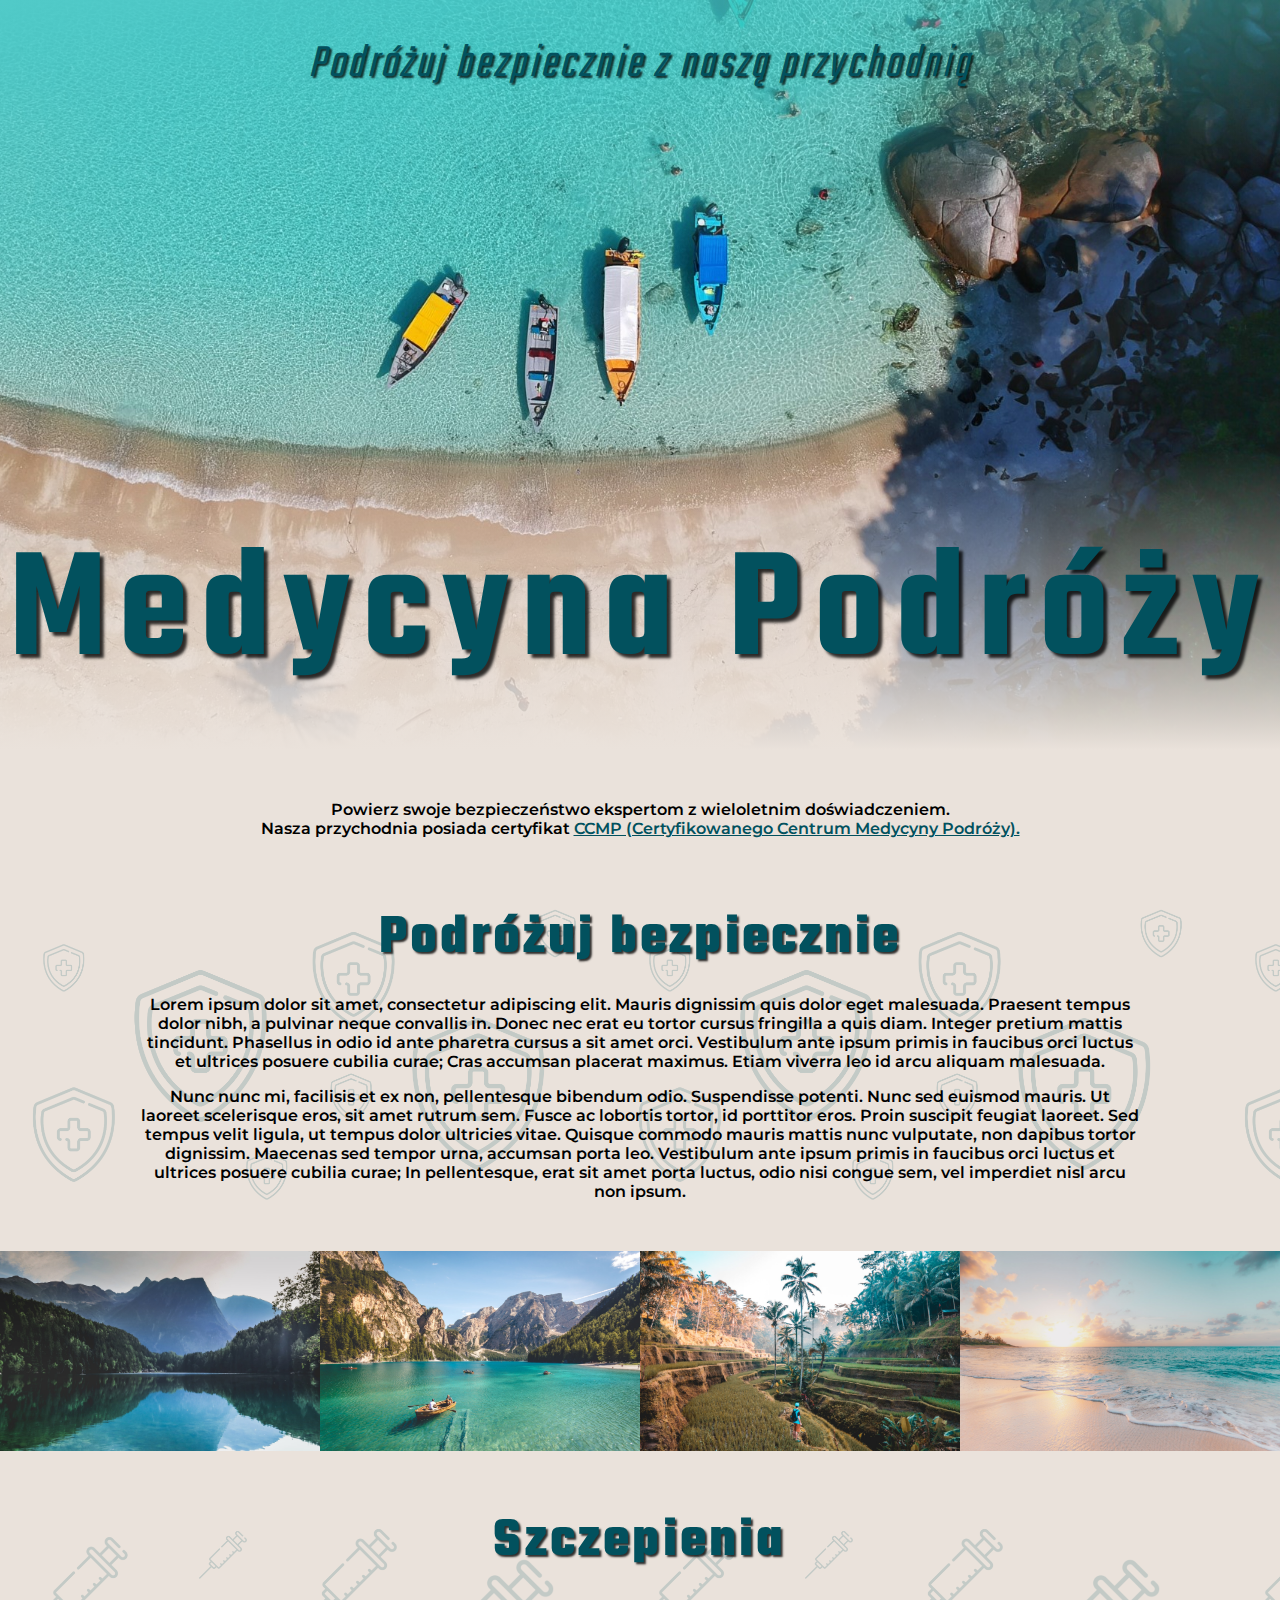
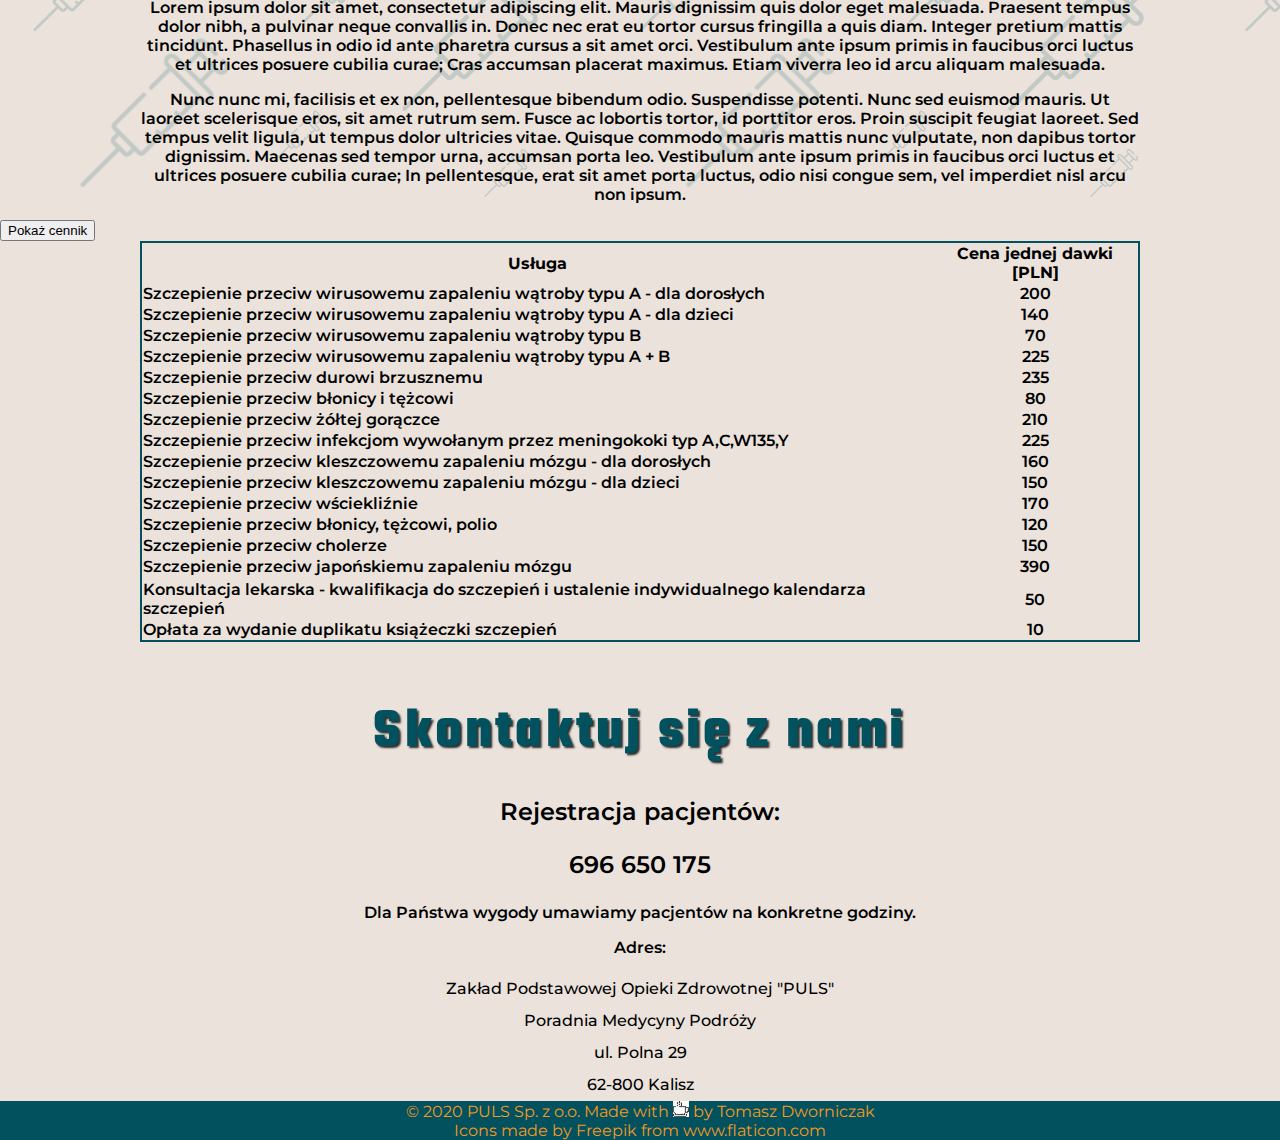
<file: index.html>
<!DOCTYPE html>
<html>
    <head lang="pl-PL">
        <meta charset="utf-8">
        <title>Medcyna Podróży - Szczepienia i Profilaktyka</title>
        <meta name="description" content="Strona Przychodni Medycyny Rodzinnej PULS poświęcona tematowi bezpiecznego podróżowania,
        szczepieniom oraz profilaktyce.">
        <link rel="stylesheet" href="css/stylesheet.css">
    </head>
    <body>
        <div class="navigation">
            <nav>
                <ul class="nav-bar">
                    <li><a href="#tips">Poradnik</a></li>
                    <li><a href="#offer">Szczepienia</a></li>
                    <li><a href="#contact">Kontakt</a></li>
                </ul>
            </nav>
        </div>
        <header class="main-header">
            <h1>Medycyna Podróży</h1>
            <h2 class="subtitle">Podróżuj bezpiecznie z naszą przychodnią</h2>
        </header>
        <p class="certificate" id="certificate">Powierz swoje bezpieczeństwo ekspertom z wieloletnim doświadczeniem.<br> Nasza przychodnia posiada certyfikat <a class="certificate-link" href="#certificate">CCMP (Certyfikowanego Centrum Medycyny Podróży).</a></p>
        <section class="container container-certificate" id="container-certificate">
            <img class="img-certificate" src="img/certificate.svg">
        </section>
        <section class="container container-tips">
            <div class="tips" id="tips">
                <h2>Podróżuj bezpiecznie</h2>
                <p>Lorem ipsum dolor sit amet, consectetur adipiscing elit. Mauris dignissim quis dolor eget malesuada. Praesent tempus dolor nibh, a pulvinar neque convallis in. Donec nec erat eu tortor cursus fringilla a quis diam. Integer pretium mattis tincidunt. Phasellus in odio id ante pharetra cursus a sit amet orci. Vestibulum ante ipsum primis in faucibus orci luctus et ultrices posuere cubilia curae; Cras accumsan placerat maximus. Etiam viverra leo id arcu aliquam malesuada.</p>
                <p>Nunc nunc mi, facilisis et ex non, pellentesque bibendum odio. Suspendisse potenti. Nunc sed euismod mauris. Ut laoreet scelerisque eros, sit amet rutrum sem. Fusce ac lobortis tortor, id porttitor eros. Proin suscipit feugiat laoreet. Sed tempus velit ligula, ut tempus dolor ultricies vitae. Quisque commodo mauris mattis nunc vulputate, non dapibus tortor dignissim. Maecenas sed tempor urna, accumsan porta leo. Vestibulum ante ipsum primis in faucibus orci luctus et ultrices posuere cubilia curae; In pellentesque, erat sit amet porta luctus, odio nisi congue sem, vel imperdiet nisl arcu non ipsum.</p>
            </div>
        </section>
        <section class="container container-images">
            <div class="images"></div>
            <div class="images"></div>
            <div class="images"></div>
            <div class="images"></div>            
        </section>
        <section class="container container-offer">
            <div class="offer" id="offer">
                <h2>Szczepienia</h2>
                <p>Lorem ipsum dolor sit amet, consectetur adipiscing elit. Mauris dignissim quis dolor eget malesuada. Praesent tempus dolor nibh, a pulvinar neque convallis in. Donec nec erat eu tortor cursus fringilla a quis diam. Integer pretium mattis tincidunt. Phasellus in odio id ante pharetra cursus a sit amet orci. Vestibulum ante ipsum primis in faucibus orci luctus et ultrices posuere cubilia curae; Cras accumsan placerat maximus. Etiam viverra leo id arcu aliquam malesuada.</p>
                <p>Nunc nunc mi, facilisis et ex non, pellentesque bibendum odio. Suspendisse potenti. Nunc sed euismod mauris. Ut laoreet scelerisque eros, sit amet rutrum sem. Fusce ac lobortis tortor, id porttitor eros. Proin suscipit feugiat laoreet. Sed tempus velit ligula, ut tempus dolor ultricies vitae. Quisque commodo mauris mattis nunc vulputate, non dapibus tortor dignissim. Maecenas sed tempor urna, accumsan porta leo. Vestibulum ante ipsum primis in faucibus orci luctus et ultrices posuere cubilia curae; In pellentesque, erat sit amet porta luctus, odio nisi congue sem, vel imperdiet nisl arcu non ipsum.</p>
            </div>
        </section>
        <button class="button-prices">Pokaż cennik</button>
        <section class="container container-table">
            <table class="table-prices">
                <tr>
                    <th>Usługa</th>
                    <th>Cena jednej dawki [PLN]</th>
                </tr>

                <tr> 
                    <td>Szczepienie przeciw wirusowemu zapaleniu wątroby typu A - dla dorosłych</td>
                    <td class="vax-price">200</td>
                </tr>
                
                <tr>  
                    <td>Szczepienie przeciw wirusowemu zapaleniu wątroby typu A - dla dzieci</td>      
                    <td class="vax-price">140</td>
                </tr>
                
                <tr> 
                    <td>Szczepienie przeciw wirusowemu zapaleniu wątroby typu B</td>
                    <td class="vax-price">70</td>
                </tr>
                
                <tr> 
                    <td>Szczepienie przeciw wirusowemu zapaleniu wątroby typu A + B</td>
                    <td class="vax-price">225</td>
                </tr>
                    
                <tr> 
                    <td>Szczepienie przeciw durowi brzusznemu</td>
                    <td class="vax-price">235</td>
                </tr>
                
                <tr> 
                    <td>Szczepienie przeciw błonicy i tężcowi</td>
                    <td class="vax-price">80</td>
                </tr>
                
                <tr> 
                    <td>Szczepienie przeciw żółtej gorączce</td>
                    <td class="vax-price">210</td>
                </tr>
                
                <tr> 
                    <td>Szczepienie przeciw infekcjom wywołanym przez meningokoki typ A,C,W135,Y</td>
                    <td class="vax-price">225</td>
                </tr>
                
                <tr> 
                    <td>Szczepienie przeciw kleszczowemu zapaleniu mózgu - dla dorosłych</td>
                    <td class="vax-price">160</td>
                </tr>
                
                <tr> 
                    <td>Szczepienie przeciw kleszczowemu zapaleniu mózgu - dla dzieci</td>
                    <td class="vax-price">150</td>
                </tr>
                
                <tr> 
                    <td>Szczepienie przeciw wściekliźnie</td>
                    <td class="vax-price">170</td>
                </tr>
                
                <tr> 
                    <td>Szczepienie przeciw błonicy, tężcowi, polio</td>
                    <td class="vax-price">120</td>
                </tr>
                
                <tr> 
                    <td>Szczepienie przeciw cholerze</td>
                    <td class="vax-price">150</td>
                </tr>
                
                <tr> 
                    <td>Szczepienie przeciw japońskiemu zapaleniu mózgu</td>
                    <td class="vax-price">390</td>
                </tr>
                
                <tr> 
                    <td></td>
                    <td></td>
                </tr>
                
                <tr> 
                    <td>Konsultacja lekarska - kwalifikacja do szczepień i ustalenie indywidualnego kalendarza szczepień</td>
                    <td class="vax-price">50</td>
                </tr>
                
                <tr> 
                    <td>Opłata za wydanie duplikatu książeczki szczepień</td>
                    <td class="vax-price">10</td>
                </tr>

            </table>
        </section>
        <section class="container container-contact">
            <div class="contact" id="contact">
                <h2>Skontaktuj się z nami</h2>
                <p class="register">Rejestracja pacjentów:</p>
                <p class="phone-num">696 650 175</p>
                <p>Dla Państwa wygody umawiamy pacjentów na konkretne godziny.</p>
                <p class="adress">Adres:</p>
                <ul class="adress-list">
                    <li>Zakład Podstawowej Opieki Zdrowotnej "PULS"</li>
                    <li>Poradnia Medycyny Podróży</li>
                    <li>ul. Polna 29</li>
                    <li>62-800 Kalisz</li>
                </ul>
            </div>
        </section>
        <footer class="main-footer">
            <span>&copy; 2020 PULS Sp. z o.o.</span>
            <span>Made with <img src="img/coffe-mug.jpg"> by <a href="https://github.com/dworniaczi" target="_blank">Tomasz Dworniczak</a>
            <div>Icons made by <a href="https://www.flaticon.com/authors/freepik" title="Freepik" target="_blank">Freepik</a> from <a href="https://www.flaticon.com/" title="Flaticon" target="_blank">www.flaticon.com</a></div>
            <script src="https://ajax.googleapis.com/ajax/libs/jquery/3.5.1/jquery.min.js"></script>
            <script src="js/app.js"></script>
        </footer>
    </body>
</html>
</file>
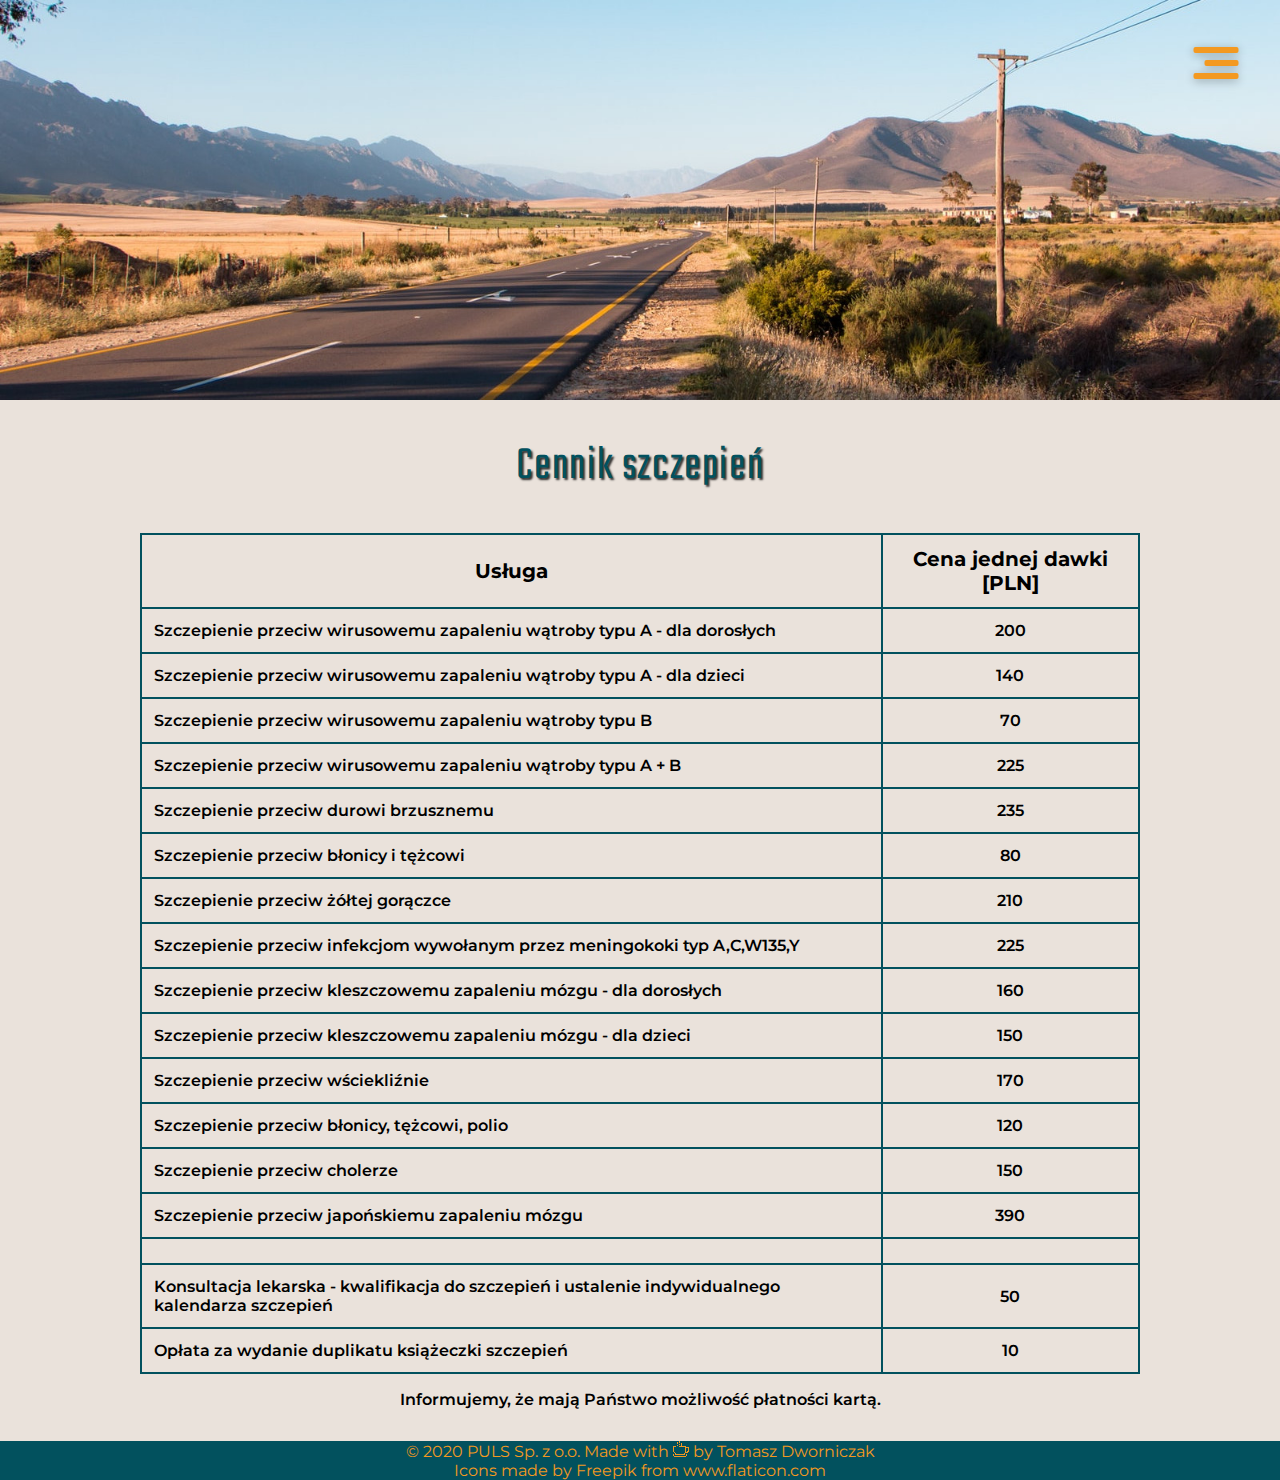
<file: offer.html>
<!DOCTYPE html>
<html>
    <head lang="pl-PL">
        <meta charset="utf-8">
        <title>Medcyna Podróży - Szczepienia i Profilaktyka</title>
        <meta name="description" content="Strona Przychodni Medycyny Rodzinnej PULS poświęcona tematowi bezpiecznego podróżowania,
        szczepieniom oraz profilaktyce.">
        <link rel="stylesheet" href="css/stylesheet.css">
    </head>
    <body>
        <div class="navigation">
            <nav>
                <ul class="nav-bar">
                    <li><a href="index.html">Strona główna</a></li>
                    <li><a href="tips.html">Poradnik</a></li>
                    <li><a href="vaccination.html">Szczepienia</a></li>
                    <li><a href="offer.html">Cennik</a></li>
                    <li><a href="index.html#contact">Kontakt</a></li>
                </ul>
            </nav>
        </div>
        <div class="btn not-active">
            <span></span>
            <span></span>
            <span></span>
          </div>
        <div class="top-photo offer-top-photo"></div>
        <p class="table-title">Cennik szczepień</p>
        <section class="container container-table">
            <table class="table-prices">
                <tr>
                    <th class="table-prices-header">Usługa</th>
                    <th class="table-prices-header">Cena jednej dawki [PLN]</th>
                </tr>

                <tr>
                    <td class="table-prices-content">Szczepienie przeciw wirusowemu zapaleniu wątroby typu A - dla dorosłych</td>
                    <td class="table-prices-content vax-price">200</td>
                </tr>

                <tr>
                    <td class="table-prices-content">Szczepienie przeciw wirusowemu zapaleniu wątroby typu A - dla dzieci</td>
                    <td class="table-prices-content vax-price">140</td>
                </tr>

                <tr>
                    <td class="table-prices-content">Szczepienie przeciw wirusowemu zapaleniu wątroby typu B</td>
                    <td class="table-prices-content vax-price">70</td>
                </tr>

                <tr>
                    <td class="table-prices-content">Szczepienie przeciw wirusowemu zapaleniu wątroby typu A + B</td>
                    <td class="table-prices-content vax-price">225</td>
                </tr>

                <tr>
                    <td class="table-prices-content">Szczepienie przeciw durowi brzusznemu</td>
                    <td class="table-prices-content vax-price">235</td>
                </tr>

                <tr>
                    <td class="table-prices-content">Szczepienie przeciw błonicy i tężcowi</td>
                    <td class="table-prices-content vax-price">80</td>
                </tr>

                <tr>
                    <td class="table-prices-content">Szczepienie przeciw żółtej gorączce</td>
                    <td class="table-prices-content vax-price">210</td>
                </tr>

                <tr>
                    <td class="table-prices-content">Szczepienie przeciw infekcjom wywołanym przez meningokoki typ A,C,W135,Y</td>
                    <td class="table-prices-content vax-price">225</td>
                </tr>

                <tr>
                    <td class="table-prices-content">Szczepienie przeciw kleszczowemu zapaleniu mózgu - dla dorosłych</td>
                    <td class="table-prices-content vax-price">160</td>
                </tr>

                <tr>
                    <td class="table-prices-content">Szczepienie przeciw kleszczowemu zapaleniu mózgu - dla dzieci</td>
                    <td class="table-prices-content vax-price">150</td>
                </tr>

                <tr>
                    <td class="table-prices-content">Szczepienie przeciw wściekliźnie</td>
                    <td class="table-prices-content vax-price">170</td>
                </tr>

                <tr>
                    <td class="table-prices-content">Szczepienie przeciw błonicy, tężcowi, polio</td>
                    <td class="table-prices-content vax-price">120</td>
                </tr>

                <tr>
                    <td class="table-prices-content">Szczepienie przeciw cholerze</td>
                    <td class="table-prices-content vax-price">150</td>
                </tr>

                <tr>
                    <td class="table-prices-content">Szczepienie przeciw japońskiemu zapaleniu mózgu</td>
                    <td class="table-prices-content vax-price">390</td>
                </tr>

                <tr>
                    <td class="table-prices-content"></td>
                    <td class="table-prices-content"></td>
                </tr>

                <tr>
                    <td class="table-prices-content">Konsultacja lekarska - kwalifikacja do szczepień i ustalenie indywidualnego kalendarza szczepień</td>
                    <td class="table-prices-content vax-price">50</td>
                </tr>

                <tr>
                    <td class="table-prices-content">Opłata za wydanie duplikatu książeczki szczepień</td>
                    <td class="table-prices-content vax-price">10</td>
                </tr>
            </table>
        </section>
        <p class="table-title-caption">Informujemy, że mają Państwo możliwość płatności kartą.</p>
        <footer class="main-footer">
            <span>&copy; 2020 PULS Sp. z o.o.</span>
            <span>Made with <img src="img/coffe-mug.png"> by <a href="https://github.com/dworniaczi" target="_blank">Tomasz Dworniczak</a></br>
            <span>Icons made by <a href="https://www.flaticon.com/authors/freepik" title="Freepik" target="_blank">Freepik</a> from <a href="https://www.flaticon.com/" title="Flaticon" target="_blank">www.flaticon.com</a></span>
            <script src="https://ajax.googleapis.com/ajax/libs/jquery/3.5.1/jquery.min.js"></script>
            <script src="js/app.js"></script>
        </footer>
    </body>
</html>
</file>
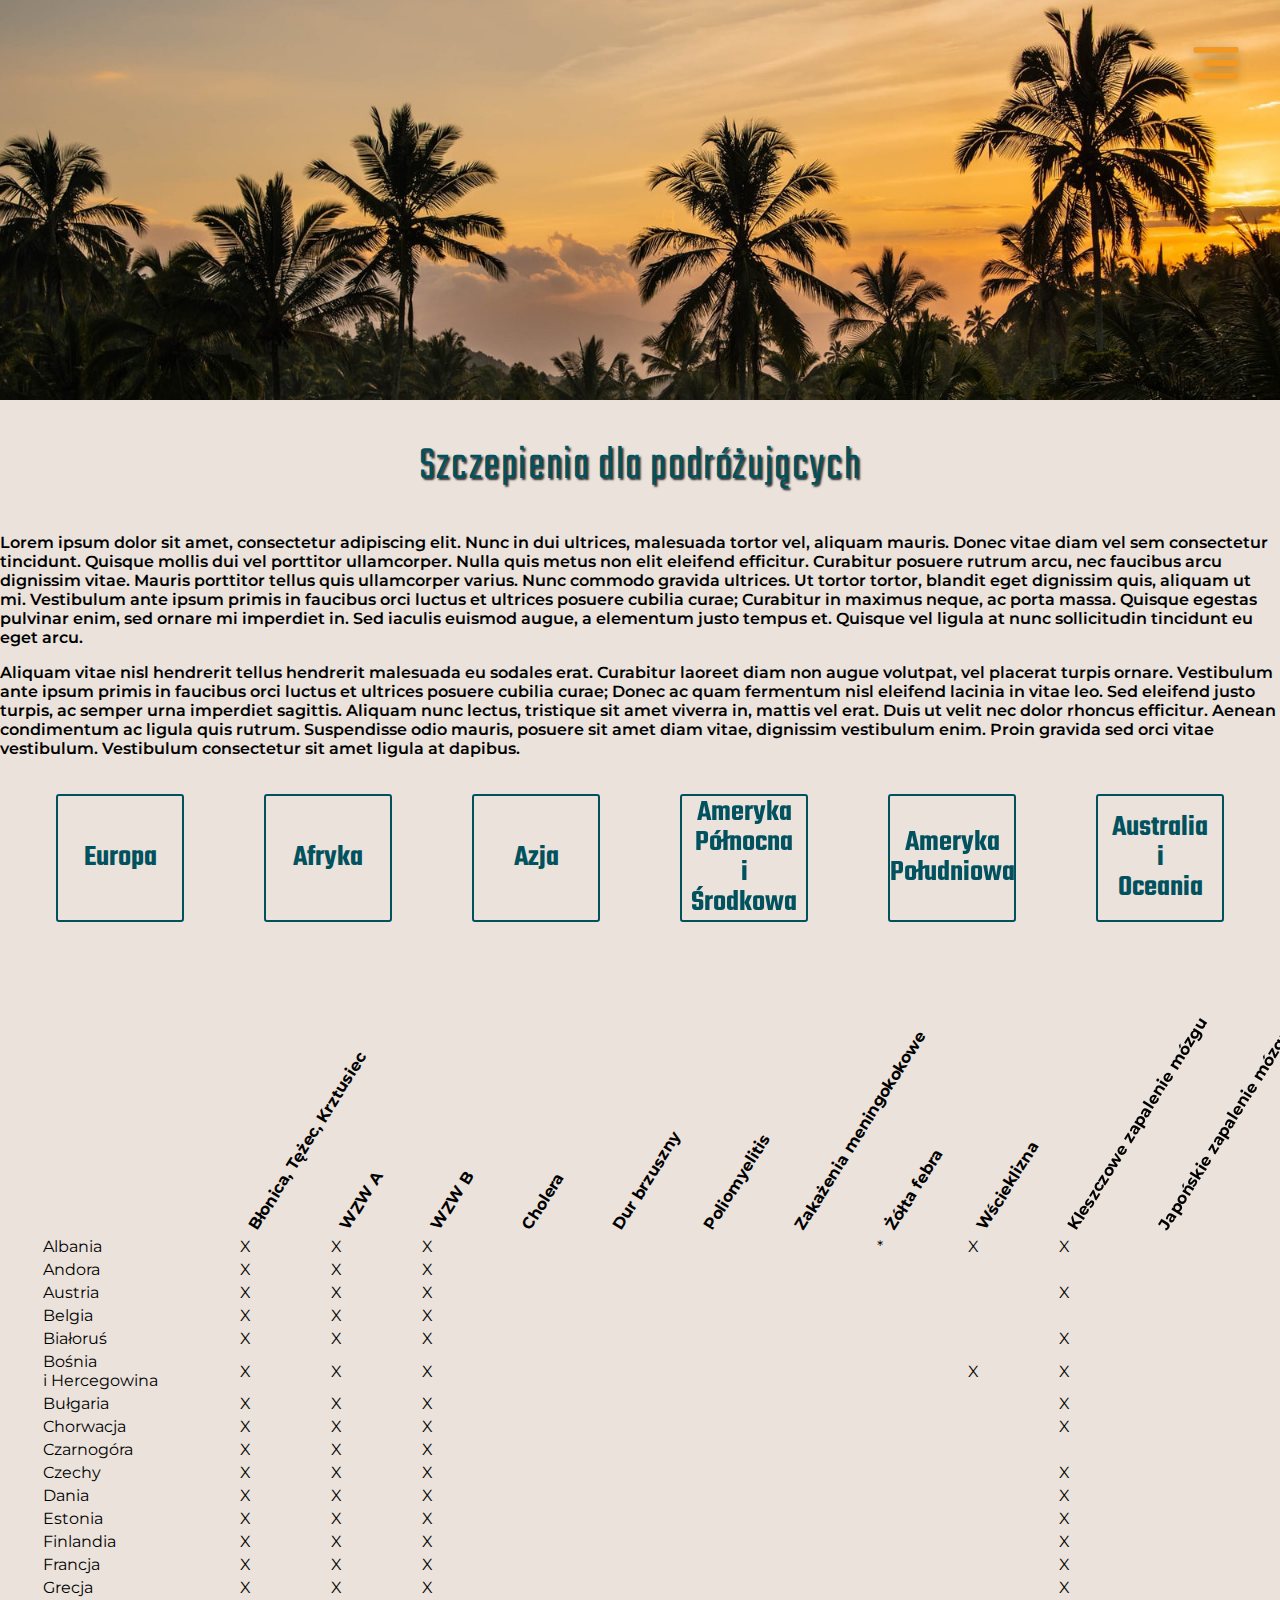
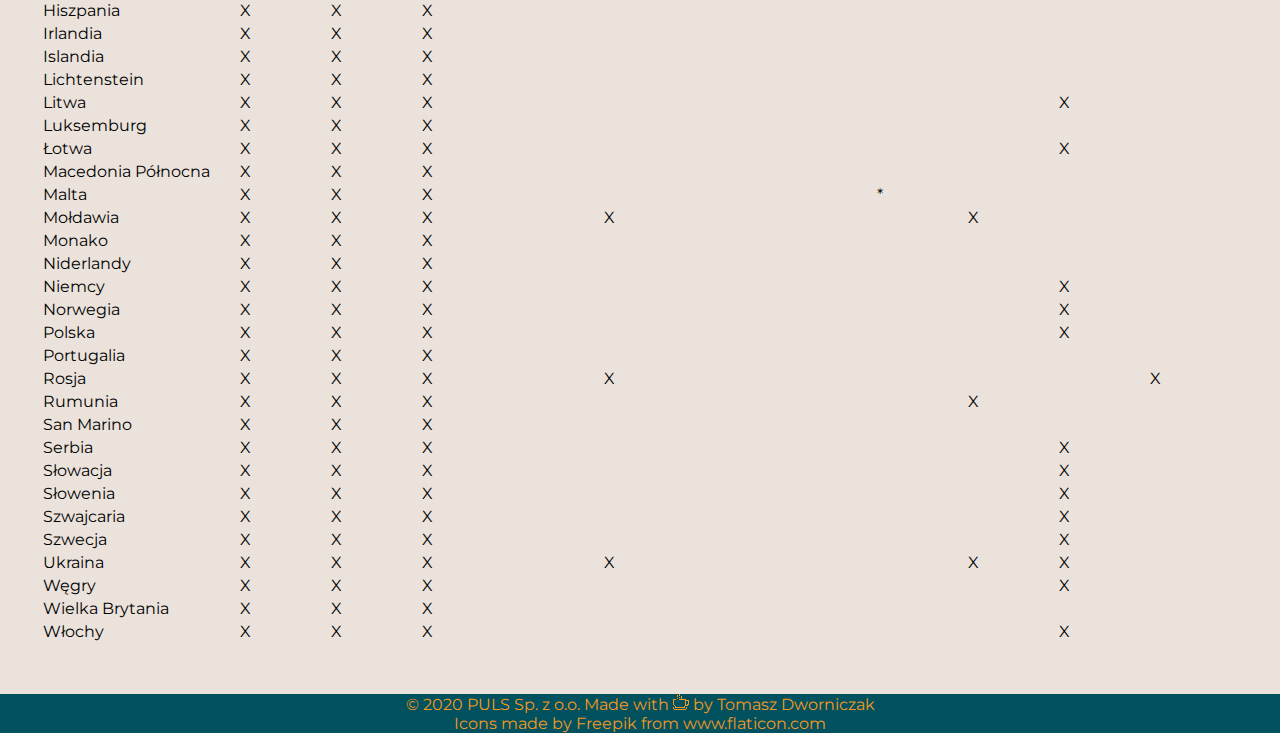
<file: vaccination.html>
<!DOCTYPE html>
<html>
    <head lang="pl-PL">
        <meta charset="utf-8">
        <title>Medcyna Podróży - Szczepienia i Profilaktyka</title>
        <meta name="description" content="Strona Przychodni Medycyny Rodzinnej PULS poświęcona tematowi bezpiecznego podróżowania,
        szczepieniom oraz profilaktyce.">
        <link rel="stylesheet" href="css/stylesheet.css">
    </head>
    <body>
        <div class="navigation">
            <nav>
                <ul class="nav-bar">
                    <li><a href="index.html">Strona główna</a></li>
                    <li><a href="tips.html">Poradnik</a></li>
                    <li><a href="vaccination.html">Szczepienia</a></li>
                    <li><a href="offer.html">Cennik</a></li>
                    <li><a href="index.html#contact">Kontakt</a></li>
                </ul>
            </nav>
        </div>
        <div class="btn not-active">
            <span></span>
            <span></span>
            <span></span>
          </div>
        <div class="top-photo vaccination-top-photo"></div>
        <p class="subpage-section-title">Szczepienia dla podróżujących</p>
        <p>Lorem ipsum dolor sit amet, consectetur adipiscing elit. Nunc in dui ultrices, malesuada tortor vel, aliquam mauris. Donec vitae diam vel sem consectetur tincidunt. Quisque mollis dui vel porttitor ullamcorper. Nulla quis metus non elit eleifend efficitur. Curabitur posuere rutrum arcu, nec faucibus arcu dignissim vitae. Mauris porttitor tellus quis ullamcorper varius. Nunc commodo gravida ultrices. Ut tortor tortor, blandit eget dignissim quis, aliquam ut mi. Vestibulum ante ipsum primis in faucibus orci luctus et ultrices posuere cubilia curae; Curabitur in maximus neque, ac porta massa. Quisque egestas pulvinar enim, sed ornare mi imperdiet in. Sed iaculis euismod augue, a elementum justo tempus et. Quisque vel ligula at nunc sollicitudin tincidunt eu eget arcu.</p>
        <p>Aliquam vitae nisl hendrerit tellus hendrerit malesuada eu sodales erat. Curabitur laoreet diam non augue volutpat, vel placerat turpis ornare. Vestibulum ante ipsum primis in faucibus orci luctus et ultrices posuere cubilia curae; Donec ac quam fermentum nisl eleifend lacinia in vitae leo. Sed eleifend justo turpis, ac semper urna imperdiet sagittis. Aliquam nunc lectus, tristique sit amet viverra in, mattis vel erat. Duis ut velit nec dolor rhoncus efficitur. Aenean condimentum ac ligula quis rutrum. Suspendisse odio mauris, posuere sit amet diam vitae, dignissim vestibulum enim. Proin gravida sed orci vitae vestibulum. Vestibulum consectetur sit amet ligula at dapibus.</p>
        <div class="tiles-container">
            <div class="cube">
                <div class="cube-face cube-face-front">
                    <p class="country">Europa</p>
                </div>
                <div class="cube-face cube-face-right"></div>
            </div>
            <div class="cube">
                <div class="cube-face cube-face-front">
                    <p class="country">Afryka</p>
                </div>
                <div class="cube-face cube-face-right"></div>
            </div>
            <div class="cube">
                <div class="cube-face cube-face-front">
                    <p class="country">Azja</p>
                </div>
                <div class="cube-face cube-face-right"></div>
            </div>
            <div class="cube">
                <div class="cube-face cube-face-front">
                    <p class="country">Ameryka Północna </br>i</br> Środkowa</p>
                </div>
                <div class="cube-face cube-face-right"></div>
            </div>
            <div class="cube">
                <div class="cube-face cube-face-front">
                    <p class="country">Ameryka Południowa</p>
                </div>
                <div class="cube-face cube-face-right"></div>
            </div>
            <div class="cube">
                <div class="cube-face cube-face-front">
                    <p class="country">Australia </br>i</br> Oceania</p>
                </div>
                <div class="cube-face cube-face-right"></div>
            </div>
        </div>
        <div class="vac-table-container">
            <table class="vac-table rotated-header">
                <thead>
                  <tr>
                    <th></th>
                    <th>
                        <div class="rotated-header-container">
                            <div class="rotated-header-content">Błonica, Tężec, Krztusiec</div>
                        </div>
                    </th>
                    <th>
                        <div class="rotated-header-container">
                            <div class="rotated-header-content">WZW A</div>
                        </div>
                    </th>
                    <th>
                        <div class="rotated-header-container">
                            <div class="rotated-header-content">WZW B</div>
                        </div>
                    </th>
                    <th>
                        <div class="rotated-header-container">
                            <div class="rotated-header-content">Cholera</div>
                        </div>
                    </th>
                    <th>
                        <div class="rotated-header-container">
                            <div class="rotated-header-content">Dur brzuszny</div>
                        </div>
                    </th>
                    <th>
                        <div class="rotated-header-container">
                            <div class="rotated-header-content">Poliomyelitis</div>
                        </div>
                    </th>
                    <th>
                        <div class="rotated-header-container">
                            <div class="rotated-header-content">Zakażenia meningokokowe</div>
                        </div>
                    </th>
                    <th>
                        <div class="rotated-header-container">
                            <div class="rotated-header-content">Żółta febra</div>
                        </div>
                    </th>
                    <th>
                        <div class="rotated-header-container">
                            <div class="rotated-header-content">Wścieklizna</div>
                        </div>
                    </th>
                    <th>
                        <div class="rotated-header-container">
                            <div class="rotated-header-content">Kleszczowe zapalenie mózgu</div>
                        </div>
                    </th>
                    <th>
                        <div class="rotated-header-container">
                            <div class="rotated-header-content">Japońskie zapalenie mózgu</div>
                        </div>
                    </th>
                    <!-- <th class="">WZW A</th>
                    <th class="">WZW B</th>
                    <th class="">Cholera</th>
                    <th class="">Dur brzuszny</th>
                    <th class="">Poliomyelitis</th>
                    <th class="">Zakażenia meningokokowe</th>
                    <th class="">Żółta febra</th>
                    <th class="">Wścieklizna</th>
                    <th class="">Kleszczowe zapalenie mózgu</th>
                    <th class="">Japońskie zapalenie mózgu</th> -->
                  </tr>
                </thead>
                <tbody>
                  <tr>
                    <td class="tg-0pky">Albania</td>
                    <td class="tg-0pky">X</td>
                    <td class="tg-0pky">X</td>
                    <td class="tg-0pky">X</td>
                    <td class="tg-0lax"></td>
                    <td class="tg-0pky"></td>
                    <td class="tg-0pky"></td>
                    <td class="tg-0pky"></td>
                    <td class="tg-0pky">*</td>
                    <td class="tg-0pky">X</td>
                    <td class="tg-0pky">X</td>
                    <td class="tg-0lax"></td>
                  </tr>
                  <tr>
                    <td class="tg-0pky">Andora</td>
                    <td class="tg-0pky">X</td>
                    <td class="tg-0pky">X</td>
                    <td class="tg-0pky">X</td>
                    <td class="tg-0lax"></td>
                    <td class="tg-0pky"></td>
                    <td class="tg-0pky"></td>
                    <td class="tg-0pky"></td>
                    <td class="tg-0pky"></td>
                    <td class="tg-0pky"></td>
                    <td class="tg-0pky"></td>
                    <td class="tg-0lax"></td>
                  </tr>
                  <tr>
                    <td class="tg-0pky">Austria</td>
                    <td class="tg-0pky">X</td>
                    <td class="tg-0pky">X</td>
                    <td class="tg-0pky">X</td>
                    <td class="tg-0lax"></td>
                    <td class="tg-0pky"></td>
                    <td class="tg-0pky"></td>
                    <td class="tg-0pky"></td>
                    <td class="tg-0pky"></td>
                    <td class="tg-0pky"></td>
                    <td class="tg-0pky">X</td>
                    <td class="tg-0lax"></td>
                  </tr>
                  <tr>
                    <td class="tg-0pky">Belgia</td>
                    <td class="tg-0pky">X</td>
                    <td class="tg-0pky">X</td>
                    <td class="tg-0pky">X</td>
                    <td class="tg-0lax"></td>
                    <td class="tg-0pky"></td>
                    <td class="tg-0pky"></td>
                    <td class="tg-0pky"></td>
                    <td class="tg-0pky"></td>
                    <td class="tg-0pky"></td>
                    <td class="tg-0pky"></td>
                    <td class="tg-0lax"></td>
                  </tr>
                  <tr>
                    <td class="tg-0pky">Białoruś</td>
                    <td class="tg-0pky">X</td>
                    <td class="tg-0pky">X</td>
                    <td class="tg-0pky">X</td>
                    <td class="tg-0lax"></td>
                    <td class="tg-0pky"></td>
                    <td class="tg-0pky"></td>
                    <td class="tg-0pky"></td>
                    <td class="tg-0pky"></td>
                    <td class="tg-0pky"></td>
                    <td class="tg-0pky">X</td>
                    <td class="tg-0lax"></td>
                  </tr>
                  <tr>
                    <td class="tg-0pky">Bośnia<br>i Hercegowina</td>
                    <td class="tg-0pky">X</td>
                    <td class="tg-0pky">X</td>
                    <td class="tg-0pky">X</td>
                    <td class="tg-0lax"></td>
                    <td class="tg-0pky"></td>
                    <td class="tg-0pky"></td>
                    <td class="tg-0pky"></td>
                    <td class="tg-0pky"></td>
                    <td class="tg-0pky">X</td>
                    <td class="tg-0pky">X</td>
                    <td class="tg-0lax"></td>
                  </tr>
                  <tr>
                    <td class="tg-0pky">Bułgaria</td>
                    <td class="tg-0pky">X</td>
                    <td class="tg-0pky">X</td>
                    <td class="tg-0pky">X</td>
                    <td class="tg-0lax"></td>
                    <td class="tg-0pky"></td>
                    <td class="tg-0pky"></td>
                    <td class="tg-0pky"></td>
                    <td class="tg-0pky"></td>
                    <td class="tg-0pky"></td>
                    <td class="tg-0pky">X</td>
                    <td class="tg-0lax"></td>
                  </tr>
                  <tr>
                    <td class="tg-0pky">Chorwacja</td>
                    <td class="tg-0pky">X</td>
                    <td class="tg-0pky">X</td>
                    <td class="tg-0pky">X</td>
                    <td class="tg-0lax"></td>
                    <td class="tg-0pky"></td>
                    <td class="tg-0pky"></td>
                    <td class="tg-0pky"></td>
                    <td class="tg-0pky"></td>
                    <td class="tg-0pky"></td>
                    <td class="tg-0pky">X</td>
                    <td class="tg-0lax"></td>
                  </tr>
                  <tr>
                    <td class="tg-0pky">Czarnogóra</td>
                    <td class="tg-0pky">X</td>
                    <td class="tg-0pky">X</td>
                    <td class="tg-0pky">X</td>
                    <td class="tg-0lax"></td>
                    <td class="tg-0pky"></td>
                    <td class="tg-0pky"></td>
                    <td class="tg-0pky"></td>
                    <td class="tg-0pky"></td>
                    <td class="tg-0pky"></td>
                    <td class="tg-0pky"></td>
                    <td class="tg-0lax"></td>
                  </tr>
                  <tr>
                    <td class="tg-0pky">Czechy</td>
                    <td class="tg-0pky">X</td>
                    <td class="tg-0pky">X</td>
                    <td class="tg-0pky">X</td>
                    <td class="tg-0lax"></td>
                    <td class="tg-0pky"></td>
                    <td class="tg-0pky"></td>
                    <td class="tg-0pky"></td>
                    <td class="tg-0pky"></td>
                    <td class="tg-0pky"></td>
                    <td class="tg-0pky">X</td>
                    <td class="tg-0lax"></td>
                  </tr>
                  <tr>
                    <td class="tg-0pky">Dania</td>
                    <td class="tg-0pky">X</td>
                    <td class="tg-0pky">X</td>
                    <td class="tg-0pky">X</td>
                    <td class="tg-0lax"></td>
                    <td class="tg-0pky"></td>
                    <td class="tg-0pky"></td>
                    <td class="tg-0pky"></td>
                    <td class="tg-0pky"></td>
                    <td class="tg-0pky"></td>
                    <td class="tg-0pky">X</td>
                    <td class="tg-0lax"></td>
                  </tr>
                  <tr>
                    <td class="tg-0pky">Estonia</td>
                    <td class="tg-0pky">X</td>
                    <td class="tg-0pky">X</td>
                    <td class="tg-0pky">X</td>
                    <td class="tg-0lax"></td>
                    <td class="tg-0pky"></td>
                    <td class="tg-0pky"></td>
                    <td class="tg-0pky"></td>
                    <td class="tg-0pky"></td>
                    <td class="tg-0pky"></td>
                    <td class="tg-0pky">X</td>
                    <td class="tg-0lax"></td>
                  </tr>
                  <tr>
                    <td class="tg-0pky">Finlandia</td>
                    <td class="tg-0pky">X</td>
                    <td class="tg-0pky">X</td>
                    <td class="tg-0pky">X</td>
                    <td class="tg-0lax"></td>
                    <td class="tg-0pky"></td>
                    <td class="tg-0pky"></td>
                    <td class="tg-0pky"></td>
                    <td class="tg-0pky"></td>
                    <td class="tg-0pky"></td>
                    <td class="tg-0pky">X</td>
                    <td class="tg-0lax"></td>
                  </tr>
                  <tr>
                    <td class="tg-0pky">Francja</td>
                    <td class="tg-0pky">X</td>
                    <td class="tg-0pky">X</td>
                    <td class="tg-0pky">X</td>
                    <td class="tg-0lax"></td>
                    <td class="tg-0pky"></td>
                    <td class="tg-0pky"></td>
                    <td class="tg-0pky"></td>
                    <td class="tg-0pky"></td>
                    <td class="tg-0pky"></td>
                    <td class="tg-0pky">X</td>
                    <td class="tg-0lax"></td>
                  </tr>
                  <tr>
                    <td class="tg-0pky">Grecja</td>
                    <td class="tg-0pky">X</td>
                    <td class="tg-0pky">X</td>
                    <td class="tg-0pky">X</td>
                    <td class="tg-0lax"></td>
                    <td class="tg-0pky"></td>
                    <td class="tg-0pky"></td>
                    <td class="tg-0pky"></td>
                    <td class="tg-0pky"></td>
                    <td class="tg-0pky"></td>
                    <td class="tg-0pky">X</td>
                    <td class="tg-0lax"></td>
                  </tr>
                  <tr>
                    <td class="tg-0pky">Hiszpania</td>
                    <td class="tg-0pky">X</td>
                    <td class="tg-0pky">X</td>
                    <td class="tg-0pky">X</td>
                    <td class="tg-0lax"></td>
                    <td class="tg-0pky"></td>
                    <td class="tg-0pky"></td>
                    <td class="tg-0pky"></td>
                    <td class="tg-0pky"></td>
                    <td class="tg-0pky"></td>
                    <td class="tg-0pky"></td>
                    <td class="tg-0lax"></td>
                  </tr>
                  <tr>
                    <td class="tg-0pky">Irlandia</td>
                    <td class="tg-0pky">X</td>
                    <td class="tg-0pky">X</td>
                    <td class="tg-0pky">X</td>
                    <td class="tg-0lax"></td>
                    <td class="tg-0pky"></td>
                    <td class="tg-0pky"></td>
                    <td class="tg-0pky"></td>
                    <td class="tg-0pky"></td>
                    <td class="tg-0pky"></td>
                    <td class="tg-0pky"></td>
                    <td class="tg-0lax"></td>
                  </tr>
                  <tr>
                    <td class="tg-0pky">Islandia</td>
                    <td class="tg-0pky">X</td>
                    <td class="tg-0pky">X</td>
                    <td class="tg-0pky">X</td>
                    <td class="tg-0lax"></td>
                    <td class="tg-0pky"></td>
                    <td class="tg-0pky"></td>
                    <td class="tg-0pky"></td>
                    <td class="tg-0pky"></td>
                    <td class="tg-0pky"></td>
                    <td class="tg-0pky"></td>
                    <td class="tg-0lax"></td>
                  </tr>
                  <tr>
                    <td class="tg-0pky">Lichtenstein</td>
                    <td class="tg-0pky">X</td>
                    <td class="tg-0pky">X</td>
                    <td class="tg-0pky">X</td>
                    <td class="tg-0lax"></td>
                    <td class="tg-0pky"></td>
                    <td class="tg-0pky"></td>
                    <td class="tg-0pky"></td>
                    <td class="tg-0pky"></td>
                    <td class="tg-0pky"></td>
                    <td class="tg-0pky"></td>
                    <td class="tg-0lax"></td>
                  </tr>
                  <tr>
                    <td class="tg-0pky">Litwa</td>
                    <td class="tg-0pky">X</td>
                    <td class="tg-0pky">X</td>
                    <td class="tg-0pky">X</td>
                    <td class="tg-0lax"></td>
                    <td class="tg-0pky"></td>
                    <td class="tg-0pky"></td>
                    <td class="tg-0pky"></td>
                    <td class="tg-0pky"></td>
                    <td class="tg-0pky"></td>
                    <td class="tg-0pky">X</td>
                    <td class="tg-0lax"></td>
                  </tr>
                  <tr>
                    <td class="tg-0pky">Luksemburg</td>
                    <td class="tg-0pky">X</td>
                    <td class="tg-0pky">X</td>
                    <td class="tg-0pky">X</td>
                    <td class="tg-0lax"></td>
                    <td class="tg-0pky"></td>
                    <td class="tg-0pky"></td>
                    <td class="tg-0pky"></td>
                    <td class="tg-0pky"></td>
                    <td class="tg-0pky"></td>
                    <td class="tg-0pky"></td>
                    <td class="tg-0lax"></td>
                  </tr>
                  <tr>
                    <td class="tg-0pky">Łotwa</td>
                    <td class="tg-0pky">X</td>
                    <td class="tg-0pky">X</td>
                    <td class="tg-0pky">X</td>
                    <td class="tg-0lax"></td>
                    <td class="tg-0pky"></td>
                    <td class="tg-0pky"></td>
                    <td class="tg-0pky"></td>
                    <td class="tg-0pky"></td>
                    <td class="tg-0pky"></td>
                    <td class="tg-0pky">X</td>
                    <td class="tg-0lax"></td>
                  </tr>
                  <tr>
                    <td class="tg-0pky">Macedonia Północna</td>
                    <td class="tg-0pky">X</td>
                    <td class="tg-0pky">X</td>
                    <td class="tg-0pky">X</td>
                    <td class="tg-0lax"></td>
                    <td class="tg-0pky"></td>
                    <td class="tg-0pky"></td>
                    <td class="tg-0pky"></td>
                    <td class="tg-0pky"></td>
                    <td class="tg-0pky"></td>
                    <td class="tg-0pky"></td>
                    <td class="tg-0lax"></td>
                  </tr>
                  <tr>
                    <td class="tg-0pky">Malta</td>
                    <td class="tg-0pky">X</td>
                    <td class="tg-0pky">X</td>
                    <td class="tg-0pky">X</td>
                    <td class="tg-0lax"></td>
                    <td class="tg-0pky"></td>
                    <td class="tg-0pky"></td>
                    <td class="tg-0pky"></td>
                    <td class="tg-0pky">*</td>
                    <td class="tg-0pky"></td>
                    <td class="tg-0pky"></td>
                    <td class="tg-0lax"></td>
                  </tr>
                  <tr>
                    <td class="tg-0pky">Mołdawia</td>
                    <td class="tg-0pky">X</td>
                    <td class="tg-0pky">X</td>
                    <td class="tg-0pky">X</td>
                    <td class="tg-0lax"></td>
                    <td class="tg-0pky">X</td>
                    <td class="tg-0pky"></td>
                    <td class="tg-0pky"></td>
                    <td class="tg-0pky"></td>
                    <td class="tg-0pky">X</td>
                    <td class="tg-0pky"></td>
                    <td class="tg-0lax"></td>
                  </tr>
                  <tr>
                    <td class="tg-0pky">Monako</td>
                    <td class="tg-0pky">X</td>
                    <td class="tg-0pky">X</td>
                    <td class="tg-0pky">X</td>
                    <td class="tg-0lax"></td>
                    <td class="tg-0pky"></td>
                    <td class="tg-0pky"></td>
                    <td class="tg-0pky"></td>
                    <td class="tg-0pky"></td>
                    <td class="tg-0pky"></td>
                    <td class="tg-0pky"></td>
                    <td class="tg-0lax"></td>
                  </tr>
                  <tr>
                    <td class="tg-0pky">Niderlandy</td>
                    <td class="tg-0pky">X</td>
                    <td class="tg-0pky">X</td>
                    <td class="tg-0pky">X</td>
                    <td class="tg-0lax"></td>
                    <td class="tg-0pky"></td>
                    <td class="tg-0pky"></td>
                    <td class="tg-0pky"></td>
                    <td class="tg-0pky"></td>
                    <td class="tg-0pky"></td>
                    <td class="tg-0pky"></td>
                    <td class="tg-0lax"></td>
                  </tr>
                  <tr>
                    <td class="tg-0pky">Niemcy</td>
                    <td class="tg-0pky">X</td>
                    <td class="tg-0pky">X</td>
                    <td class="tg-0pky">X</td>
                    <td class="tg-0lax"></td>
                    <td class="tg-0pky"></td>
                    <td class="tg-0pky"></td>
                    <td class="tg-0pky"></td>
                    <td class="tg-0pky"></td>
                    <td class="tg-0pky"></td>
                    <td class="tg-0pky">X</td>
                    <td class="tg-0lax"></td>
                  </tr>
                  <tr>
                    <td class="tg-0pky">Norwegia</td>
                    <td class="tg-0pky">X</td>
                    <td class="tg-0pky">X</td>
                    <td class="tg-0pky">X</td>
                    <td class="tg-0lax"></td>
                    <td class="tg-0pky"></td>
                    <td class="tg-0pky"></td>
                    <td class="tg-0pky"></td>
                    <td class="tg-0pky"></td>
                    <td class="tg-0pky"></td>
                    <td class="tg-0pky">X</td>
                    <td class="tg-0lax"></td>
                  </tr>
                  <tr>
                    <td class="tg-0pky">Polska</td>
                    <td class="tg-0pky">X</td>
                    <td class="tg-0pky">X</td>
                    <td class="tg-0pky">X</td>
                    <td class="tg-0lax"></td>
                    <td class="tg-0pky"></td>
                    <td class="tg-0pky"></td>
                    <td class="tg-0pky"></td>
                    <td class="tg-0pky"></td>
                    <td class="tg-0pky"></td>
                    <td class="tg-0pky">X</td>
                    <td class="tg-0lax"></td>
                  </tr>
                  <tr>
                    <td class="tg-0pky">Portugalia</td>
                    <td class="tg-0pky">X</td>
                    <td class="tg-0pky">X</td>
                    <td class="tg-0pky">X</td>
                    <td class="tg-0lax"></td>
                    <td class="tg-0pky"></td>
                    <td class="tg-0pky"></td>
                    <td class="tg-0pky"></td>
                    <td class="tg-0pky"></td>
                    <td class="tg-0pky"></td>
                    <td class="tg-0pky"></td>
                    <td class="tg-0lax"></td>
                  </tr>
                  <tr>
                    <td class="tg-0pky">Rosja</td>
                    <td class="tg-0pky">X</td>
                    <td class="tg-0pky">X</td>
                    <td class="tg-0pky">X</td>
                    <td class="tg-0lax"></td>
                    <td class="tg-0pky">X</td>
                    <td class="tg-0pky"></td>
                    <td class="tg-0pky"></td>
                    <td class="tg-0pky"></td>
                    <td class="tg-0pky"></td>
                    <td class="tg-0pky"></td>
                    <td class="tg-0lax">X</td>
                  </tr>
                  <tr>
                    <td class="tg-0pky">Rumunia</td>
                    <td class="tg-0pky">X</td>
                    <td class="tg-0pky">X</td>
                    <td class="tg-0pky">X</td>
                    <td class="tg-0lax"></td>
                    <td class="tg-0pky"></td>
                    <td class="tg-0pky"></td>
                    <td class="tg-0pky"></td>
                    <td class="tg-0pky"></td>
                    <td class="tg-0pky">X</td>
                    <td class="tg-0pky"></td>
                    <td class="tg-0lax"></td>
                  </tr>
                  <tr>
                    <td class="tg-0pky">San Marino</td>
                    <td class="tg-0pky">X</td>
                    <td class="tg-0pky">X</td>
                    <td class="tg-0pky">X</td>
                    <td class="tg-0lax"></td>
                    <td class="tg-0pky"></td>
                    <td class="tg-0pky"></td>
                    <td class="tg-0pky"></td>
                    <td class="tg-0pky"></td>
                    <td class="tg-0pky"></td>
                    <td class="tg-0pky"></td>
                    <td class="tg-0lax"></td>
                  </tr>
                  <tr>
                    <td class="tg-0pky">Serbia</td>
                    <td class="tg-0pky">X</td>
                    <td class="tg-0pky">X</td>
                    <td class="tg-0pky">X</td>
                    <td class="tg-0lax"></td>
                    <td class="tg-0pky"></td>
                    <td class="tg-0pky"></td>
                    <td class="tg-0pky"></td>
                    <td class="tg-0pky"></td>
                    <td class="tg-0pky"></td>
                    <td class="tg-0pky">X</td>
                    <td class="tg-0lax"></td>
                  </tr>
                  <tr>
                    <td class="tg-0pky">Słowacja</td>
                    <td class="tg-0pky">X</td>
                    <td class="tg-0pky">X</td>
                    <td class="tg-0pky">X</td>
                    <td class="tg-0lax"></td>
                    <td class="tg-0pky"></td>
                    <td class="tg-0pky"></td>
                    <td class="tg-0pky"></td>
                    <td class="tg-0pky"></td>
                    <td class="tg-0pky"></td>
                    <td class="tg-0pky">X</td>
                    <td class="tg-0lax"></td>
                  </tr>
                  <tr>
                    <td class="tg-0pky">Słowenia</td>
                    <td class="tg-0pky">X</td>
                    <td class="tg-0pky">X</td>
                    <td class="tg-0pky">X</td>
                    <td class="tg-0lax"></td>
                    <td class="tg-0pky"></td>
                    <td class="tg-0pky"></td>
                    <td class="tg-0pky"></td>
                    <td class="tg-0pky"></td>
                    <td class="tg-0pky"></td>
                    <td class="tg-0pky">X</td>
                    <td class="tg-0lax"></td>
                  </tr>
                  <tr>
                    <td class="tg-0pky">Szwajcaria</td>
                    <td class="tg-0pky">X</td>
                    <td class="tg-0pky">X</td>
                    <td class="tg-0pky">X</td>
                    <td class="tg-0lax"></td>
                    <td class="tg-0pky"></td>
                    <td class="tg-0pky"></td>
                    <td class="tg-0pky"></td>
                    <td class="tg-0pky"></td>
                    <td class="tg-0pky"></td>
                    <td class="tg-0pky">X</td>
                    <td class="tg-0lax"></td>
                  </tr>
                  <tr>
                    <td class="tg-0pky">Szwecja</td>
                    <td class="tg-0pky">X</td>
                    <td class="tg-0pky">X</td>
                    <td class="tg-0pky">X</td>
                    <td class="tg-0lax"></td>
                    <td class="tg-0pky"></td>
                    <td class="tg-0pky"></td>
                    <td class="tg-0pky"></td>
                    <td class="tg-0pky"></td>
                    <td class="tg-0pky"></td>
                    <td class="tg-0pky">X</td>
                    <td class="tg-0lax"></td>
                  </tr>
                  <tr>
                    <td class="tg-0pky">Ukraina</td>
                    <td class="tg-0pky">X</td>
                    <td class="tg-0pky">X</td>
                    <td class="tg-0pky">X</td>
                    <td class="tg-0lax"></td>
                    <td class="tg-0pky">X</td>
                    <td class="tg-0pky"></td>
                    <td class="tg-0pky"></td>
                    <td class="tg-0pky"></td>
                    <td class="tg-0pky">X</td>
                    <td class="tg-0pky">X</td>
                    <td class="tg-0lax"></td>
                  </tr>
                  <tr>
                    <td class="tg-0pky">Węgry</td>
                    <td class="tg-0pky">X</td>
                    <td class="tg-0pky">X</td>
                    <td class="tg-0pky">X</td>
                    <td class="tg-0lax"></td>
                    <td class="tg-0pky"></td>
                    <td class="tg-0pky"></td>
                    <td class="tg-0pky"></td>
                    <td class="tg-0pky"></td>
                    <td class="tg-0pky"></td>
                    <td class="tg-0pky">X</td>
                    <td class="tg-0lax"></td>
                  </tr>
                  <tr>
                    <td class="tg-0pky">Wielka Brytania</td>
                    <td class="tg-0pky">X</td>
                    <td class="tg-0pky">X</td>
                    <td class="tg-0pky">X</td>
                    <td class="tg-0lax"></td>
                    <td class="tg-0pky"></td>
                    <td class="tg-0pky"></td>
                    <td class="tg-0pky"></td>
                    <td class="tg-0pky"></td>
                    <td class="tg-0pky"></td>
                    <td class="tg-0pky"></td>
                    <td class="tg-0lax"></td>
                  </tr>
                  <tr>
                    <td class="tg-0pky">Włochy</td>
                    <td class="tg-0pky">X</td>
                    <td class="tg-0pky">X</td>
                    <td class="tg-0pky">X</td>
                    <td class="tg-0lax"></td>
                    <td class="tg-0pky"></td>
                    <td class="tg-0pky"></td>
                    <td class="tg-0pky"></td>
                    <td class="tg-0pky"></td>
                    <td class="tg-0pky"></td>
                    <td class="tg-0pky">X</td>
                    <td class="tg-0lax"></td>
                  </tr>
                </tbody>
                </table>
        </div>
        <footer class="main-footer">
            <span>&copy; 2020 PULS Sp. z o.o.</span>
            <span>Made with <img src="img/coffe-mug.png"> by <a href="https://github.com/dworniaczi" target="_blank">Tomasz Dworniczak</a></br>
            <span>Icons made by <a href="https://www.flaticon.com/authors/freepik" title="Freepik" target="_blank">Freepik</a> from <a href="https://www.flaticon.com/" title="Flaticon" target="_blank">www.flaticon.com</a></span>
            <script src="https://ajax.googleapis.com/ajax/libs/jquery/3.5.1/jquery.min.js"></script>
            <script src="js/app.js"></script>
        </footer>
    </body>
</html>
</file>
<file: css/stylesheet.css>
/* Web Fonts -------------- */
@import url('https://fonts.googleapis.com/css2?family=Teko&display=swap');
@import url('https://fonts.googleapis.com/css2?family=Montserrat&display=swap');

/* Universal Selectors ------------ */
* {
    box-sizing: border-box;
}

/* Class Selectors -------------- */
.main-header {
    height: 750px;
    background:
                linear-gradient(-190deg, #51cac8, transparent 40%),
                linear-gradient(0deg, #eae2db, transparent 40%),
                url("../img/main-header-photo-beach.jpg") no-repeat center;
    background-size: cover;
    position: relative;
}

.main-header,
.subtitle,
.tips,
.offer,
.contact,
.main-footer {
    text-align: center;
}

.subtitle {
    padding-top: 30px;
    font-size: 3rem;
    font-family: "Teko";
    font-weight: 300;
    font-style: italic;
}

.navigation {
    display: none;
    position: fixed;
    top: 0;
    z-index: 1;
    width: 100%;
    background-color: #02515E;
    text-align: center;
}

.nav-bar li {
    display: inline-block;
    padding: 5px 0px;
    margin: 0px 70px;
}

.nav-bar li a {
    text-decoration: none;
    font-family: "Montserrat";
    font-size: 1.1rem;
    font-weight: 600;
    color: #f39921;
}

.nav-bar li a:hover {
    color: #3FAFB0;
}

.hamburger-icon {
    position: fixed;
    top: 40px;
    right: 50px;
    z-index: 1;
    height: 45px;
    width: 45px;
    background-image: url("../img/menu.png");
    background-repeat: no-repeat;
}

.main-footer {
    font-family: "Montserrat";
    background-color:  #02515E;
    color: #f39921;
}

.main-footer a {
    text-decoration: none;
    color:  #f39921;
}

.main-footer a:hover {
    color:  #3FAFB0;
}

.certificate {
    margin-top: 0;
    margin-bottom: 0;
    font-family: "Montserrat";
    font-weight: 600;
    font-size: 1rem;
    text-align: center;
    padding-top: 50px;
    padding-bottom: 60px;
}

@media (min-width: 1920px) {
    .certificate {
        padding-bottom: 120px;
    }
}

.register,
.phone-num,
.address {
    font-size: 1.5rem;
}

.adress-list {
    font-family: "Montserrat";
    font-size: 1rem;
    font-weight: 500;
    list-style: none;
    line-height: 2rem;
}

.tips {
    width: 1000px;
    margin-left: auto;
    margin-right: auto;
}


.container {
    width: 100%;
}

.container-tips {
    background-image: url("../img/shield-background.png");
    background-size: contain;
}

.offer {
    width: 1000px;
    margin-left: auto;
    margin-right: auto;
}

.container-offer {
    background-image: url("../img/syringe-background.png");
    background-size: contain;
}

.table-prices {
    font-family: "Montserrat";
    font-weight: 600;
    font-size: 1rem;
    width: 1000px;
    margin-left: auto;
    margin-right: auto;
}

.vax-price {
    text-align: center;
}

.container-contact {
    padding-top: 50px;
}

.container-certificate {
    display: none;
    padding-bottom: 80px;
}

.img-certificate {
    display: block;
    margin-left: auto;
    margin-right: auto;
}

.certificate-link {
    text-decoration: underline;
    color: #02515E;
    cursor: pointer;
}

.container-images {
    height: 200px;
    margin-top: 50px;
    margin-bottom: 50px;
}

.images {
    height: 100%;
    width: 25%;
    float: left;
    background-size: cover;
}

@media (min-width: 1600px) {
    .images {
        height: 100%;
    }
    .container-images {
        height: 250px;
    }
}

.container-images .images:nth-child(1) {
    background-image: url("../img/austria-lake-photo.jpg");
}

.container-images .images:nth-child(2) {
    background-image: url("../img/italy-sea-photo.jpg");
}

.container-images .images:nth-child(3) {
    background-image: url("../img/bali-palmtree-photo.jpg");
}

.container-images .images:nth-child(4) {
    background-image: url("../img/usa-nortshore-photo.jpg");
}

.top-photo {
    height: 400px;
    width: 100%;
    background-size: cover;
    background-repeat: no-repeat;
    background-position: center;
}

.tips-top-photo {
    background-image: url("../img/house-on-lake-photo.jpg");
    background-position: right;
}

.vaccination-top-photo {
    background-image: url("../img/sunset-palmtrees-photo.jpg");
}

.offer-top-photo {
    background-image: url("../img/african-road-photo.jpg");
}

.subpage-section-title {
    text-align: center;
    font-size: 3rem;
    font-family: "Teko";
    font-weight: 300;
    color: #02515E;
    text-shadow: 2px 2px 2px rgba(0, 0, 0, 0.8);
    letter-spacing: 0.1rem;
    margin: 32px;
}

.table-title {
    text-align: center;
    font-size: 3rem;
    font-family: "Teko";
    font-weight: 300;
    color: #02515E;
    text-shadow: 2px 2px 2px rgba(0, 0, 0, 0.8);
    letter-spacing: 0.1rem;
    margin: 32px;
}

.table-title-caption {
    text-align: center;
    margin-top: 16px;
    margin-bottom: 32px;
}

/* Menu button style and animation */

.btn {
    position: fixed;
    top: 9%;
    left: 95%;
    transform: translate(-50%, -50%);
    width: 45px;
    cursor: pointer;
}

.btn span {
    display: block;
    width: 100%;
    box-shadow: 0 2px 10px 0 rgba(0,0,0,0.3);
    border-radius: 2px;
    height: 6px;
    background: #f39921;
    transition: all .3s;
    position: relative;
    float: left;
}

.btn span:nth-child(2) {
    width: 75%;
    float: right;
}

span + span {
    margin-top: 7px;
}

.active span:nth-child(1) {
    animation: ease .7s top forwards;
}

.not-active span:nth-child(1) {
    animation: ease .7s top-2 forwards;
}

.active span:nth-child(2) {
    animation: ease .7s scaled forwards;
}

.not-active span:nth-child(2) {
    animation: ease .7s scaled-2 forwards;
}

.active span:nth-child(3) {
    animation: ease .7s bottom forwards;
}

.not-active span:nth-child(3) {
    animation: ease .7s bottom-2 forwards;
}

@keyframes top {
    0% {
      top: 0;
      transform: rotate(0);
    }
    50% {
      top: 16px;
      transform: rotate(0);
    }
    100% {
      top: 16px;
      transform: rotate(45deg);
    }
}

  @keyframes top-2 {
    0% {
      top: 14px;
      transform: rotate(45deg);
    }
    50% {
      top: 14px;
      transform: rotate(0deg);
    }
    100% {
      top: 0;
      transform: rotate(0deg);
    }
  }

  @keyframes bottom {
    0% {
      bottom: 0;
      transform: rotate(0);
    }
    50% {
      bottom: 10px;
      transform: rotate(0);
    }
    100% {
      bottom: 10px;
      transform: rotate(135deg);
    }
  }

  @keyframes bottom-2 {
    0% {
      bottom: 10px;
      transform: rotate(135deg);
    }
    50% {
      bottom: 10px;
      transform: rotate(0);
    }
    100% {
      bottom: 0;
      transform: rotate(0);
    }
  }

  @keyframes scaled {
    50% {
      transform: scale(0);
    }
    100% {
      transform: scale(0);
    }
  }

  @keyframes scaled-2 {
    0% {
      transform: scale(0);
    }
    50% {
      transform: scale(0);
    }
    100% {
      transform: scale(1);
    }
  }

  @media (min-width: 1920px) {
      .btn {
          top: 7%;
      }
  }

  @media (min-width: 1600px) {
      .btn {
          top: 7,5%;
      }
  }

  @media (max-width: 768px) {
      .btn {
          top: 6%;
      }
  }

  @media (max-width: 1440px) {
    .btn {
        top: 7%;
    }
}

/* End of menu button style and animation */

.tiles-container {
    width: 100%;
    display: flex;
    align-items: center;
    justify-content: center;
}

.cube {
    width: 128px;
    height: 128px;
    position: relative;
    transform-style: preserve-3d;
    transform: translateZ(-64px);
    transition: transform 0.7s;
    cursor: pointer;
    margin: 20px 40px;
}

.cube.show-front  { transform: translateZ(-64px) rotateY(   0deg); }
.cube.show-right  { transform: translateZ(-64px) rotateY( -90deg); }

.cube-face {
    position: absolute;
    width: 128px;
    height: 128px;
    background-color:  #eae2db;
    border: 2px solid #02515E;
    border-radius: 3px;
    display: flex;
    justify-content: center;
    align-items: center;
    background-size: 90%;
    background-repeat: no-repeat;
    background-position: center;
}

.cube:nth-child(1) .cube-face-right:nth-child(2) {
    background-image: url("../img/europe-hover.png");

}

.cube:nth-child(2) .cube-face-right:nth-child(2) {
    background-image: url("../img/africa-hover.png");
}

.cube:nth-child(3) .cube-face-right:nth-child(2) {
    background-image: url("../img/asia-hover.png");
}

.cube:nth-child(4) .cube-face-right:nth-child(2) {
    background-image: url("../img/north-america-hover.png");
}

.cube:nth-child(5) .cube-face-right:nth-child(2) {
    background-image: url("../img/south-america-hover.png");
}

.cube:nth-child(6) .cube-face-right:nth-child(2) {
    background-image: url("../img/australia-hover.png");
}

.cube-face-front  { transform: rotateY(  0deg) translateZ(64px); }
.cube-face-right  { transform: rotateY( 90deg) translateZ(64px); }

.country {
    font-family: 'Teko';
    font-size: 30px;
    text-align: center;
    color: #02515E;
    line-height: 30px;
    cursor: pointer;
}

.vac-table-container {
    width: 100%;
    margin: 50px 0;
    display: flex;
    align-items: center;
    justify-content: center;
    font: 1rem "Montserrat";
}

.vac-table {
    width: 1200px;
}

.rotated-header th {
    height: 240px;
    vertical-align: bottom;
    text-align: left;
    line-height: 1;
}

.rotated-header-container {
    width: 75px;
}

.rotated-header-content {
    width: 300px;
    transform-origin: bottom left;
    transform: translateX(20px) rotate(-58deg);
}

/* ID Selectors -------------- */
/* Type Selectors -------------- */

body {
    background-color: #eae2db;
    margin: 0;
}

h1 {
    font-size: 10rem;
    font-family: "Teko";
    font-weight: 600;
    letter-spacing: 0.8rem;
    margin: 0 auto;
    position: absolute;
    bottom: 20px;
    left: 0;;
    right: 0;
    color: #02515E;
    text-shadow: 4px 4px 3px rgba(0, 0, 0, 0.8);
}

h2 {
    font-size: 3.5rem;
    font-family: "Teko";
    margin: 0;
    color: #02515E;
    text-shadow: 2px 2px 2px rgba(0, 0, 0, 0.8);
    letter-spacing: 0.2rem;
}

p {
    font-family: "Montserrat";
    font-size: 1rem;
    font-weight: 600;
}

ul {
    margin: 0;
    padding: 0;
    list-style: none;
}

/* th,
td {
    height: 1.5rem;
    padding: 12px;
}

table {
    border-collapse: collapse;
}

table,
th,
td
 {
    border: 2px solid #02515E;
}

th {
    font-size: 1.25rem;
} */

.table-prices {
    border-collapse: collapse;
}

.table-prices-header,
.table-prices-content {
    height: 1.5rem;
    padding: 12px;
}

.table-prices,
.table-prices-header,
.table-prices-content {
    border: 2px solid #02515E;
}

.table-prices-header {
    font-size: 1.25rem;
}

/* .container-table table {
    border-collapse: collapse;
}

.container-table
th,
td {
    height: 1.5rem;
    padding: 12px;
}

.container-table
table,
th,
td {
    border: 2px solid #02515E;
}

.container-table
th {
    font-size: 1.25rem;
} */
</file>
